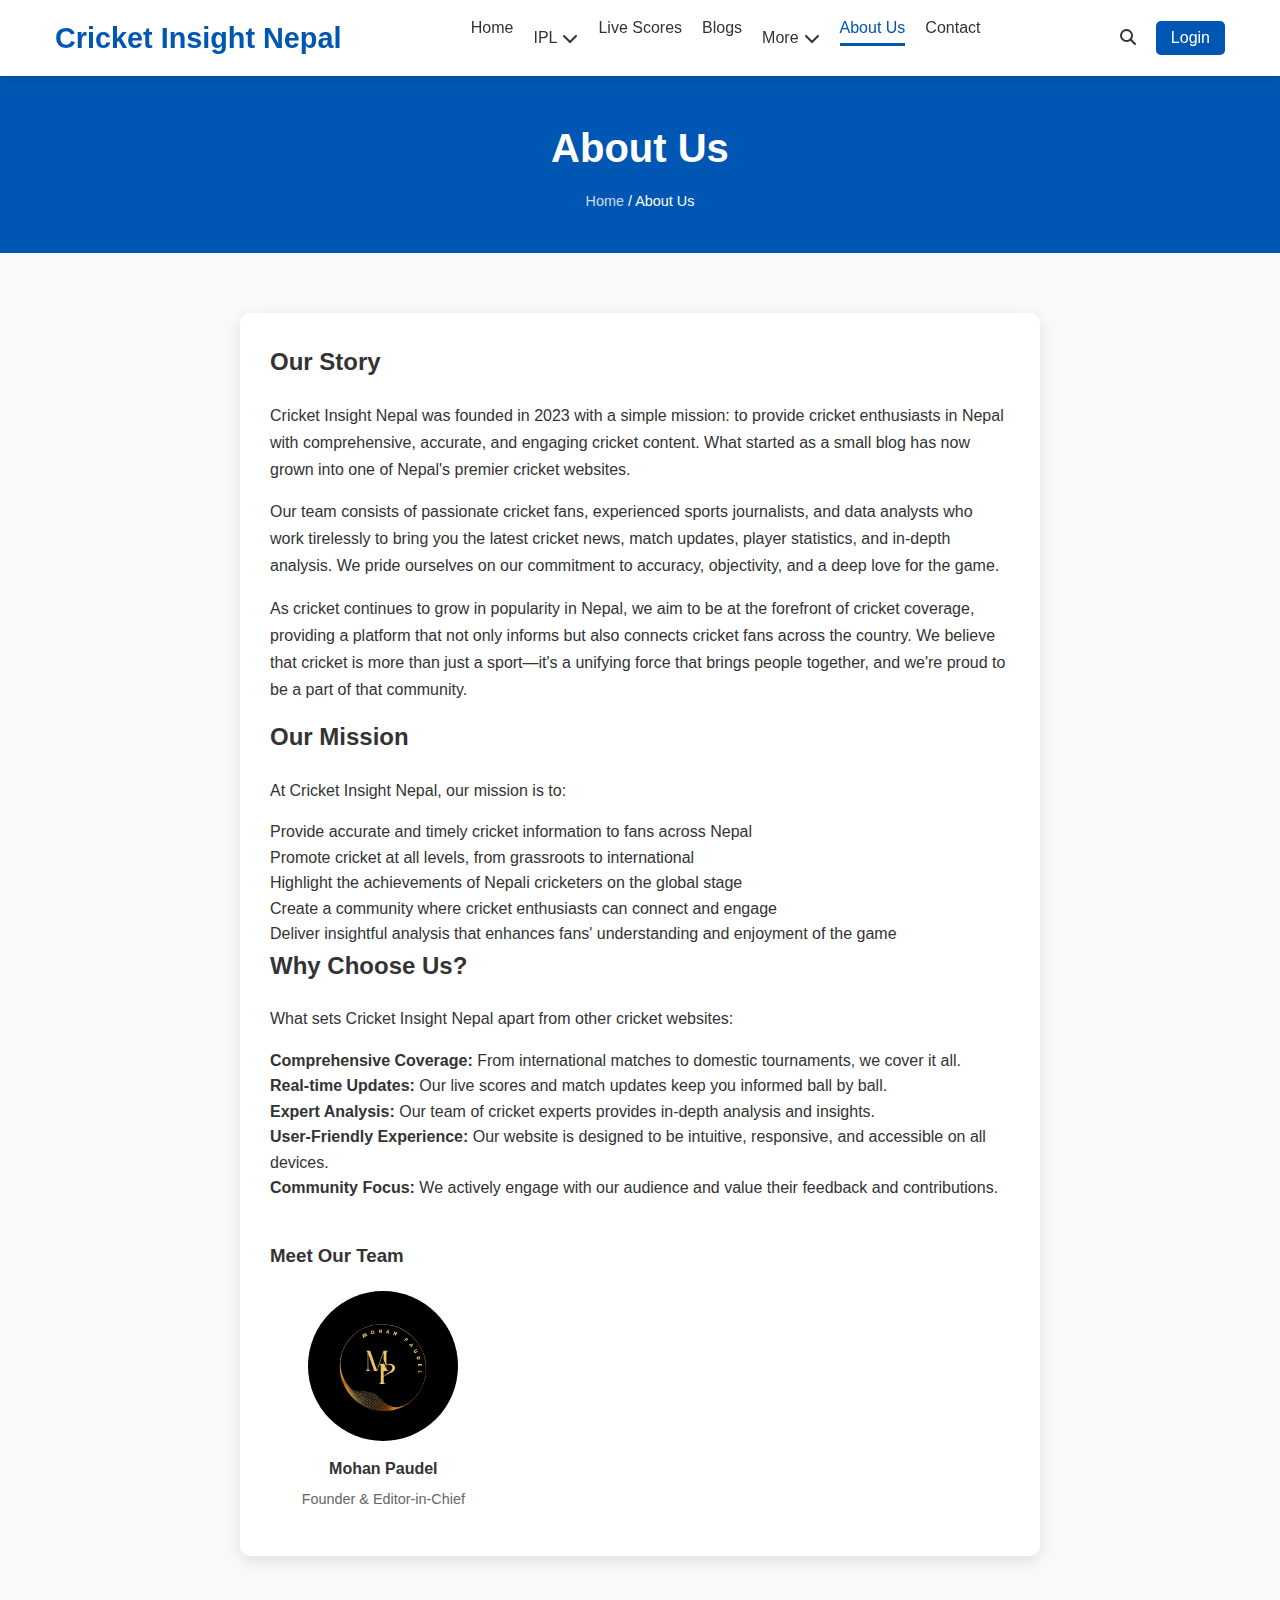
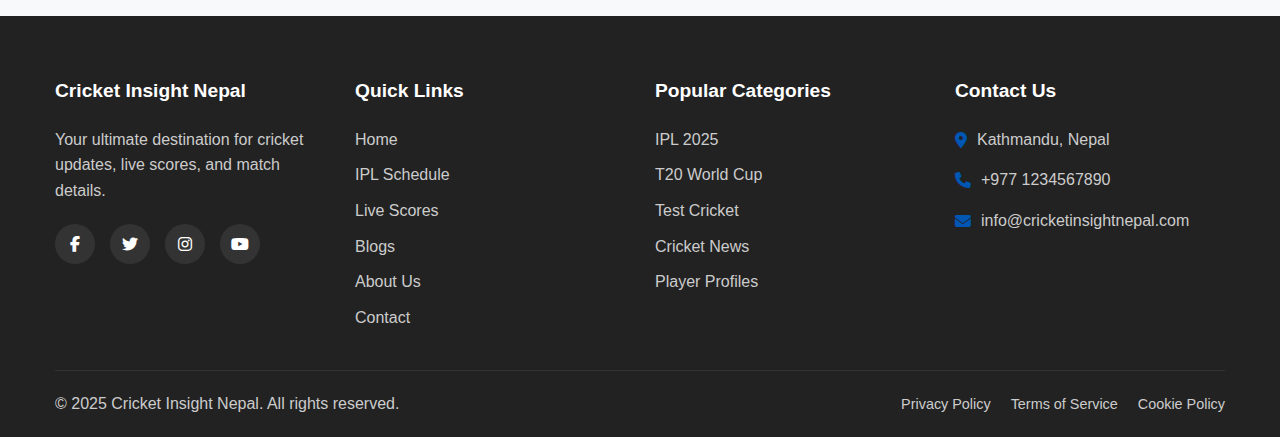
<file: about.html>
<!DOCTYPE html>
<html lang="en">
<head>
    <meta charset="UTF-8">
    <meta name="viewport" content="width=device-width, initial-scale=1.0">
    <title>About Us - Cricket Insight Nepal</title>
    <link rel="stylesheet" href="styles.css">
    <link rel="stylesheet" href="https://cdnjs.cloudflare.com/ajax/libs/font-awesome/6.4.0/css/all.min.css">
</head>
<body>
    <header>
        <div class="container">
            <div class="logo">
                <h1>Cricket Insight Nepal</h1>
            </div>
            <nav>
                <ul class="main-nav">
                    <li><a href="index.html">Home</a></li>
                    <li class="dropdown">
                        <a href="#" class="dropdown-toggle">IPL <i class="fas fa-chevron-down"></i></a>
                        <ul class="dropdown-menu">
                            <li><a href="index.html#schedule">Schedule</a></li>
                            <li><a href="teams.html">Teams</a></li>
                            <li><a href="points-table.html">Points Table</a></li>
                            <li><a href="stats.html">Stats</a></li>
                        </ul>
                    </li>
                    <li><a href="index.html#live-scores">Live Scores</a></li>
                    <li><a href="index.html#blogs">Blogs</a></li>
                    <li class="dropdown">
                        <a href="#" class="dropdown-toggle">More <i class="fas fa-chevron-down"></i></a>
                        <ul class="dropdown-menu">
                            <li><a href="videos.html">Videos</a></li>
                            <li><a href="photos.html">Photos</a></li>
                            <li><a href="rankings.html">Rankings</a></li>
                            <li><a href="fantasy.html">Fantasy</a></li>
                        </ul>
                    </li>
                    <li><a href="about.html" class="active">About Us</a></li>
                    <li><a href="contact.html">Contact</a></li>
                </ul>
            </nav>
            <div class="header-buttons">
                <button class="search-toggle"><i class="fas fa-search"></i></button>
                <button class="login-btn">Login</button>
            </div>
            <div class="menu-toggle">
                <i class="fas fa-bars"></i>
            </div>
        </div>
        <div class="search-container">
            <div class="container">
                <form class="search-form">
                    <input type="text" placeholder="Search for news, matches, players...">
                    <button type="submit"><i class="fas fa-search"></i></button>
                </form>
                <button class="search-close"><i class="fas fa-times"></i></button>
            </div>
        </div>
    </header>

    <section class="page-header">
        <div class="container">
            <h1>About Us</h1>
            <div class="breadcrumbs">
                <a href="index.html">Home</a> / <span>About Us</span>
            </div>
        </div>
    </section>

    <section class="about-section">
        <div class="container">
            <div class="about-content">
                <h2>Our Story</h2>
                <p>Cricket Insight Nepal was founded in 2023 with a simple mission: to provide cricket enthusiasts in Nepal with comprehensive, accurate, and engaging cricket content. What started as a small blog has now grown into one of Nepal's premier cricket websites.</p>
                
                <p>Our team consists of passionate cricket fans, experienced sports journalists, and data analysts who work tirelessly to bring you the latest cricket news, match updates, player statistics, and in-depth analysis. We pride ourselves on our commitment to accuracy, objectivity, and a deep love for the game.</p>
                
                <p>As cricket continues to grow in popularity in Nepal, we aim to be at the forefront of cricket coverage, providing a platform that not only informs but also connects cricket fans across the country. We believe that cricket is more than just a sport—it's a unifying force that brings people together, and we're proud to be a part of that community.</p>
                
                <h2>Our Mission</h2>
                <p>At Cricket Insight Nepal, our mission is to:</p>
                <ul>
                    <li>Provide accurate and timely cricket information to fans across Nepal</li>
                    <li>Promote cricket at all levels, from grassroots to international</li>
                    <li>Highlight the achievements of Nepali cricketers on the global stage</li>
                    <li>Create a community where cricket enthusiasts can connect and engage</li>
                    <li>Deliver insightful analysis that enhances fans' understanding and enjoyment of the game</li>
                </ul>
                
                <h2>Why Choose Us?</h2>
                <p>What sets Cricket Insight Nepal apart from other cricket websites:</p>
                <ul>
                    <li><strong>Comprehensive Coverage:</strong> From international matches to domestic tournaments, we cover it all.</li>
                    <li><strong>Real-time Updates:</strong> Our live scores and match updates keep you informed ball by ball.</li>
                    <li><strong>Expert Analysis:</strong> Our team of cricket experts provides in-depth analysis and insights.</li>
                    <li><strong>User-Friendly Experience:</strong> Our website is designed to be intuitive, responsive, and accessible on all devices.</li>
                    <li><strong>Community Focus:</strong> We actively engage with our audience and value their feedback and contributions.</li>
                </ul>
              
                <div class="team-members">
                    <h3>Meet Our Team</h3>
                    <div class="members-grid">
                        <div class="member-card">
                            <div class="member-image">
                                <img src="mohanimage.jpeg" alt="Mohan Paudel">
                            </div>
                            <h4 class="member-name">Mohan Paudel</h4>
                            <p class="member-role">Founder & Editor-in-Chief</p>
                        </div>
                        
<!--                         <div class="member-card">
                            <div class="member-image">
                                <img src="" alt="">
                            </div>
                            <h4 class="member-name"></h4>
                            <p class="member-role">Senior Cricket Analyst</p>
                        </div>
                        
                        <div class="member-card">
                            <div class="member-image">
                                <img src="" alt="">
                            </div>
                            <h4 class="member-name"></h4>
                            <p class="member-role">Technical Director</p>
                        </div>
                        
                        <div class="member-card">
                            <div class="member-image">
                                <img src="" alt="">
                            </div>
                            <h4 class="member-name"></h4>
                            <p class="member-role">Content Manager</p>
                        </div> --> 
                    </div>
                </div>
            </div>
        </div>
    </section>

    <footer>
        <div class="container">
            <div class="footer-content">
                <div class="footer-section">
                    <h3>Cricket Insight Nepal</h3>
                    <p>Your ultimate destination for cricket updates, live scores, and match details.</p>
                    <div class="social-links">
                        <a href="#" class="social-link"><i class="fab fa-facebook-f"></i></a>
                        <a href="#" class="social-link"><i class="fab fa-twitter"></i></a>
                        <a href="#" class="social-link"><i class="fab fa-instagram"></i></a>
                        <a href="#" class="social-link"><i class="fab fa-youtube"></i></a>
                    </div>
                </div>
                <div class="footer-section">
                    <h3>Quick Links</h3>
                    <ul class="footer-links">
                        <li><a href="index.html">Home</a></li>
                        <li><a href="index.html#schedule">IPL Schedule</a></li>
                        <li><a href="index.html#live-scores">Live Scores</a></li>
                        <li><a href="index.html#blogs">Blogs</a></li>
                        <li><a href="about.html">About Us</a></li>
                        <li><a href="contact.html">Contact</a></li>
                    </ul>
                </div>
                <div class="footer-section">
                    <h3>Popular Categories</h3>
                    <ul class="footer-links">
                        <li><a href="index.html#schedule">IPL 2025</a></li>
                        <li><a href="rankings.html">T20 World Cup</a></li>
                        <li><a href="rankings.html">Test Cricket</a></li>
                        <li><a href="index.html#blogs">Cricket News</a></li>
                        <li><a href="teams.html">Player Profiles</a></li>
                    </ul>
                </div>
                <div class="footer-section">
                    <h3>Contact Us</h3>
                    <ul class="contact-info">
                        <li><i class="fas fa-map-marker-alt"></i> Kathmandu, Nepal</li>
                        <li><i class="fas fa-phone"></i> +977 1234567890</li>
                        <li><i class="fas fa-envelope"></i> info@cricketinsightnepal.com</li>
                    </ul>
                </div>
            </div>
            <div class="footer-bottom">
                <p>&copy; 2025 Cricket Insight Nepal. All rights reserved.</p>
                <div class="footer-bottom-links">
                    <a href="privacy-policy.html">Privacy Policy</a>
                    <a href="terms.html">Terms of Service</a>
                    <a href="cookies.html">Cookie Policy</a>
                </div>
            </div>
        </div>
    </footer>

    <!-- Login Modal -->
    <div id="loginModal" class="modal">
        <div class="modal-content login-modal">
            <span class="close-button login-close">&times;</span>
            <div class="login-container">
                <div class="login-tabs">
                    <button class="login-tab active" data-tab="login">Login</button>
                    <button class="login-tab" data-tab="register">Register</button>
                </div>
                <div class="login-form-container active" id="login-tab">
                    <form class="login-form">
                        <div class="form-group">
                            <label for="login-email">Email</label>
                            <input type="email" id="login-email" required>
                        </div>
                        <div class="form-group">
                            <label for="login-password">Password</label>
                            <input type="password" id="login-password" required>
                        </div>
                        <div class="form-group remember-me">
                            <input type="checkbox" id="remember-me">
                            <label for="remember-me">Remember me</label>
                        </div>
                        <button type="submit" class="login-submit">Login</button>
                        <div class="forgot-password">
                            <a href="#">Forgot Password?</a>
                        </div>
                    </form>
                </div>
                <div class="login-form-container" id="register-tab">
                    <form class="register-form">
                        <div class="form-group">
                            <label for="register-name">Full Name</label>
                            <input type="text" id="register-name" required>
                        </div>
                        <div class="form-group">
                            <label for="register-email">Email</label>
                            <input type="email" id="register-email" required>
                        </div>
                        <div class="form-group">
                            <label for="register-password">Password</label>
                            <input type="password" id="register-password" required>
                        </div>
                        <div class="form-group">
                            <label for="register-confirm-password">Confirm Password</label>
                            <input type="password" id="register-confirm-password" required>
                        </div>
                        <div class="form-group terms">
                            <input type="checkbox" id="terms">
                            <label for="terms">I agree to the <a href="terms.html">Terms and Conditions</a></label>
                        </div>
                        <button type="submit" class="register-submit">Register</button>
                    </form>
                </div>
            </div>
        </div>
    </div>

    <script src="script.js"></script>
</body>
</html>
</file>
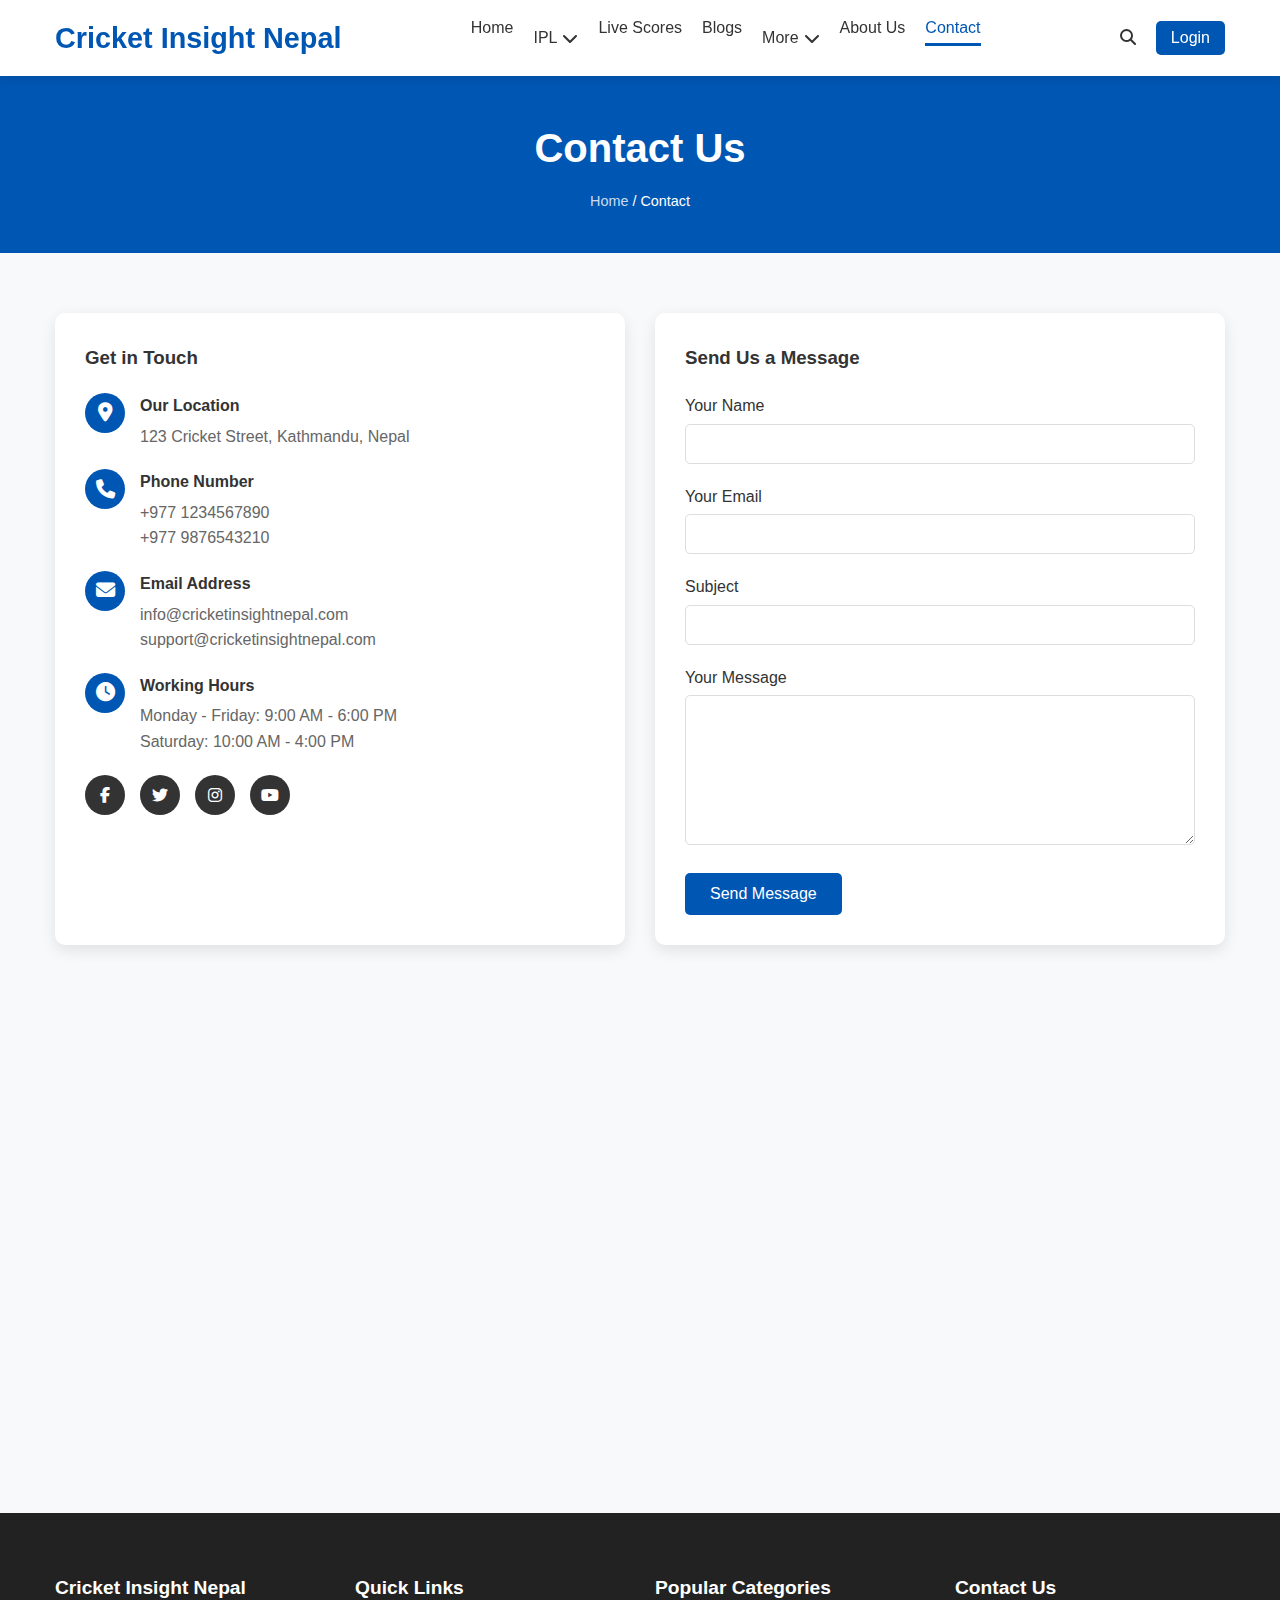
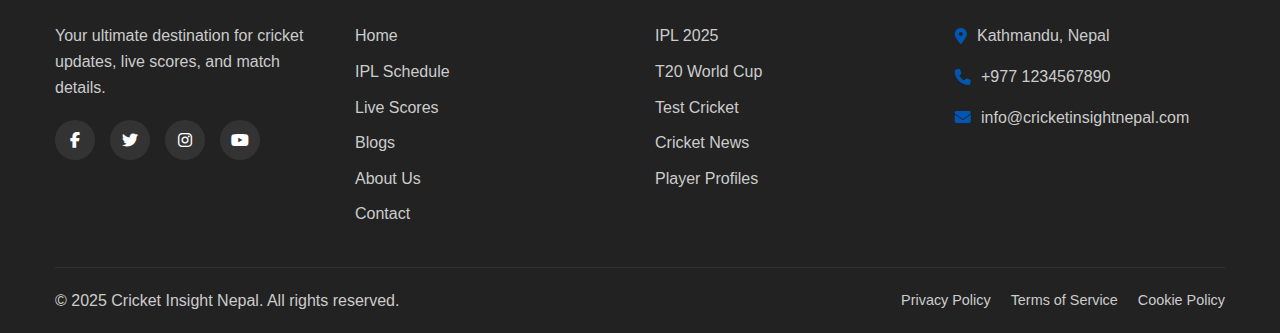
<file: contact.html>
<!DOCTYPE html>
<html lang="en">
<head>
    <meta charset="UTF-8">
    <meta name="viewport" content="width=device-width, initial-scale=1.0">
    <title>Contact Us - Cricket Insight Nepal</title>
    <link rel="stylesheet" href="styles.css">
    <link rel="stylesheet" href="https://cdnjs.cloudflare.com/ajax/libs/font-awesome/6.4.0/css/all.min.css">
</head>
<body>
    <header>
        <div class="container">
            <div class="logo">
                <h1>Cricket Insight Nepal</h1>
            </div>
            <nav>
                <ul class="main-nav">
                    <li><a href="index.html">Home</a></li>
                    <li class="dropdown">
                        <a href="#" class="dropdown-toggle">IPL <i class="fas fa-chevron-down"></i></a>
                        <ul class="dropdown-menu">
                            <li><a href="index.html#schedule">Schedule</a></li>
                            <li><a href="teams.html">Teams</a></li>
                            <li><a href="points-table.html">Points Table</a></li>
                            <li><a href="stats.html">Stats</a></li>
                        </ul>
                    </li>
                    <li><a href="index.html#live-scores">Live Scores</a></li>
                    <li><a href="index.html#blogs">Blogs</a></li>
                    <li class="dropdown">
                        <a href="#" class="dropdown-toggle">More <i class="fas fa-chevron-down"></i></a>
                        <ul class="dropdown-menu">
                            <li><a href="videos.html">Videos</a></li>
                            <li><a href="photos.html">Photos</a></li>
                            <li><a href="rankings.html">Rankings</a></li>
                            <li><a href="fantasy.html">Fantasy</a></li>
                        </ul>
                    </li>
                    <li><a href="about.html">About Us</a></li>
                    <li><a href="contact.html" class="active">Contact</a></li>
                </ul>
            </nav>
            <div class="header-buttons">
                <button class="search-toggle"><i class="fas fa-search"></i></button>
                <button class="login-btn">Login</button>
            </div>
            <div class="menu-toggle">
                <i class="fas fa-bars"></i>
            </div>
        </div>
        <div class="search-container">
            <div class="container">
                <form class="search-form">
                    <input type="text" placeholder="Search for news, matches, players...">
                    <button type="submit"><i class="fas fa-search"></i></button>
                </form>
                <button class="search-close"><i class="fas fa-times"></i></button>
            </div>
        </div>
    </header>

    <section class="page-header">
        <div class="container">
            <h1>Contact Us</h1>
            <div class="breadcrumbs">
                <a href="index.html">Home</a> / <span>Contact</span>
            </div>
        </div>
    </section>

    <section class="contact-section">
        <div class="container">
            <div class="contact-container">
                <div class="contact-info-card">
                    <h3>Get in Touch</h3>
                    <ul class="contact-info-list">
                        <li class="contact-info-item">
                            <div class="contact-icon">
                                <i class="fas fa-map-marker-alt"></i>
                            </div>
                            <div class="contact-details">
                                <h4>Our Location</h4>
                                <p>123 Cricket Street, Kathmandu, Nepal</p>
                            </div>
                        </li>
                        <li class="contact-info-item">
                            <div class="contact-icon">
                                <i class="fas fa-phone"></i>
                            </div>
                            <div class="contact-details">
                                <h4>Phone Number</h4>
                                <p>+977 1234567890</p>
                                <p>+977 9876543210</p>
                            </div>
                        </li>
                        <li class="contact-info-item">
                            <div class="contact-icon">
                                <i class="fas fa-envelope"></i>
                            </div>
                            <div class="contact-details">
                                <h4>Email Address</h4>
                                <p>info@cricketinsightnepal.com</p>
                                <p>support@cricketinsightnepal.com</p>
                            </div>
                        </li>
                        <li class="contact-info-item">
                            <div class="contact-icon">
                                <i class="fas fa-clock"></i>
                            </div>
                            <div class="contact-details">
                                <h4>Working Hours</h4>
                                <p>Monday - Friday: 9:00 AM - 6:00 PM</p>
                                <p>Saturday: 10:00 AM - 4:00 PM</p>
                            </div>
                        </li>
                    </ul>
                    <div class="social-links" style="margin-top: 20px;">
                        <a href="#" class="social-link"><i class="fab fa-facebook-f"></i></a>
                        <a href="#" class="social-link"><i class="fab fa-twitter"></i></a>
                        <a href="#" class="social-link"><i class="fab fa-instagram"></i></a>
                        <a href="#" class="social-link"><i class="fab fa-youtube"></i></a>
                    </div>
                </div>
                
                <div class="contact-form-card">
                    <h3>Send Us a Message</h3>
                    <form class="contact-form">
                        <div class="form-group">
                            <label for="name">Your Name</label>
                            <input type="text" id="name" name="name" required>
                        </div>
                        <div class="form-group">
                            <label for="email">Your Email</label>
                            <input type="email" id="email" name="email" required>
                        </div>
                        <div class="form-group">
                            <label for="subject">Subject</label>
                            <input type="text" id="subject" name="subject" required>
                        </div>
                        <div class="form-group">
                            <label for="message">Your Message</label>
                            <textarea id="message" name="message" required></textarea>
                        </div>
                        <button type="submit">Send Message</button>
                    </form>
                </div>
            </div>
            
            <div style="margin-top: 50px;">
                <iframe src="https://www.google.com/maps/embed?pb=!1m18!1m12!1m3!1d56516.31625953805!2d85.29111337431642!3d27.70895594443863!2m3!1f0!2f0!3f0!3m2!1i1024!2i768!4f13.1!3m3!1m2!1s0x39eb198a307baabf%3A0xb5137c1bf18db1ea!2sKathmandu%2044600%2C%20Nepal!5e0!3m2!1sen!2sus!4v1650000000000!5m2!1sen!2sus" width="100%" height="450" style="border:0; border-radius: 10px;" allowfullscreen="" loading="lazy"></iframe>
            </div>
        </div>
    </section>

    <footer>
        <div class="container">
            <div class="footer-content">
                <div class="footer-section">
                    <h3>Cricket Insight Nepal</h3>
                    <p>Your ultimate destination for cricket updates, live scores, and match details.</p>
                    <div class="social-links">
                        <a href="#" class="social-link"><i class="fab fa-facebook-f"></i></a>
                        <a href="#" class="social-link"><i class="fab fa-twitter"></i></a>
                        <a href="#" class="social-link"><i class="fab fa-instagram"></i></a>
                        <a href="#" class="social-link"><i class="fab fa-youtube"></i></a>
                    </div>
                </div>
                <div class="footer-section">
                    <h3>Quick Links</h3>
                    <ul class="footer-links">
                        <li><a href="index.html">Home</a></li>
                        <li><a href="index.html#schedule">IPL Schedule</a></li>
                        <li><a href="index.html#live-scores">Live Scores</a></li>
                        <li><a href="index.html#blogs">Blogs</a></li>
                        <li><a href="about.html">About Us</a></li>
                        <li><a href="contact.html">Contact</a></li>
                    </ul>
                </div>
                <div class="footer-section">
                    <h3>Popular Categories</h3>
                    <ul class="footer-links">
                        <li><a href="index.html#schedule">IPL 2025</a></li>
                        <li><a href="rankings.html">T20 World Cup</a></li>
                        <li><a href="rankings.html">Test Cricket</a></li>
                        <li><a href="index.html#blogs">Cricket News</a></li>
                        <li><a href="teams.html">Player Profiles</a></li>
                    </ul>
                </div>
                <div class="footer-section">
                    <h3>Contact Us</h3>
                    <ul class="contact-info">
                        <li><i class="fas fa-map-marker-alt"></i> Kathmandu, Nepal</li>
                        <li><i class="fas fa-phone"></i> +977 1234567890</li>
                        <li><i class="fas fa-envelope"></i> info@cricketinsightnepal.com</li>
                    </ul>
                </div>
            </div>
            <div class="footer-bottom">
                <p>&copy; 2025 Cricket Insight Nepal. All rights reserved.</p>
                <div class="footer-bottom-links">
                    <a href="privacy-policy.html">Privacy Policy</a>
                    <a href="terms.html">Terms of Service</a>
                    <a href="cookies.html">Cookie Policy</a>
                </div>
            </div>
        </div>
    </footer>

    <!-- Login Modal -->
    <div id="loginModal" class="modal">
        <div class="modal-content login-modal">
            <span class="close-button login-close">&times;</span>
            <div class="login-container">
                <div class="login-tabs">
                    <button class="login-tab active" data-tab="login">Login</button>
                    <button class="login-tab" data-tab="register">Register</button>
                </div>
                <div class="login-form-container active" id="login-tab">
                    <form class="login-form">
                        <div class="form-group">
                            <label for="login-email">Email</label>
                            <input type="email" id="login-email" required>
                        </div>
                        <div class="form-group">
                            <label for="login-password">Password</label>
                            <input type="password" id="login-password" required>
                        </div>
                        <div class="form-group remember-me">
                            <input type="checkbox" id="remember-me">
                            <label for="remember-me">Remember me</label>
                        </div>
                        <button type="submit" class="login-submit">Login</button>
                        <div class="forgot-password">
                            <a href="#">Forgot Password?</a>
                        </div>
                    </form>
                </div>
                <div class="login-form-container" id="register-tab">
                    <form class="register-form">
                        <div class="form-group">
                            <label for="register-name">Full Name</label>
                            <input type="text" id="register-name" required>
                        </div>
                        <div class="form-group">
                            <label for="register-email">Email</label>
                            <input type="email" id="register-email" required>
                        </div>
                        <div class="form-group">
                            <label for="register-password">Password</label>
                            <input type="password" id="register-password" required>
                        </div>
                        <div class="form-group">
                            <label for="register-confirm-password">Confirm Password</label>
                            <input type="password" id="register-confirm-password" required>
                        </div>
                        <div class="form-group terms">
                            <input type="checkbox" id="terms">
                            <label for="terms">I agree to the <a href="terms.html">Terms and Conditions</a></label>
                        </div>
                        <button type="submit" class="register-submit">Register</button>
                    </form>
                </div>
            </div>
        </div>
    </div>

    <script src="script.js"></script>
</body>
</html>
</file>
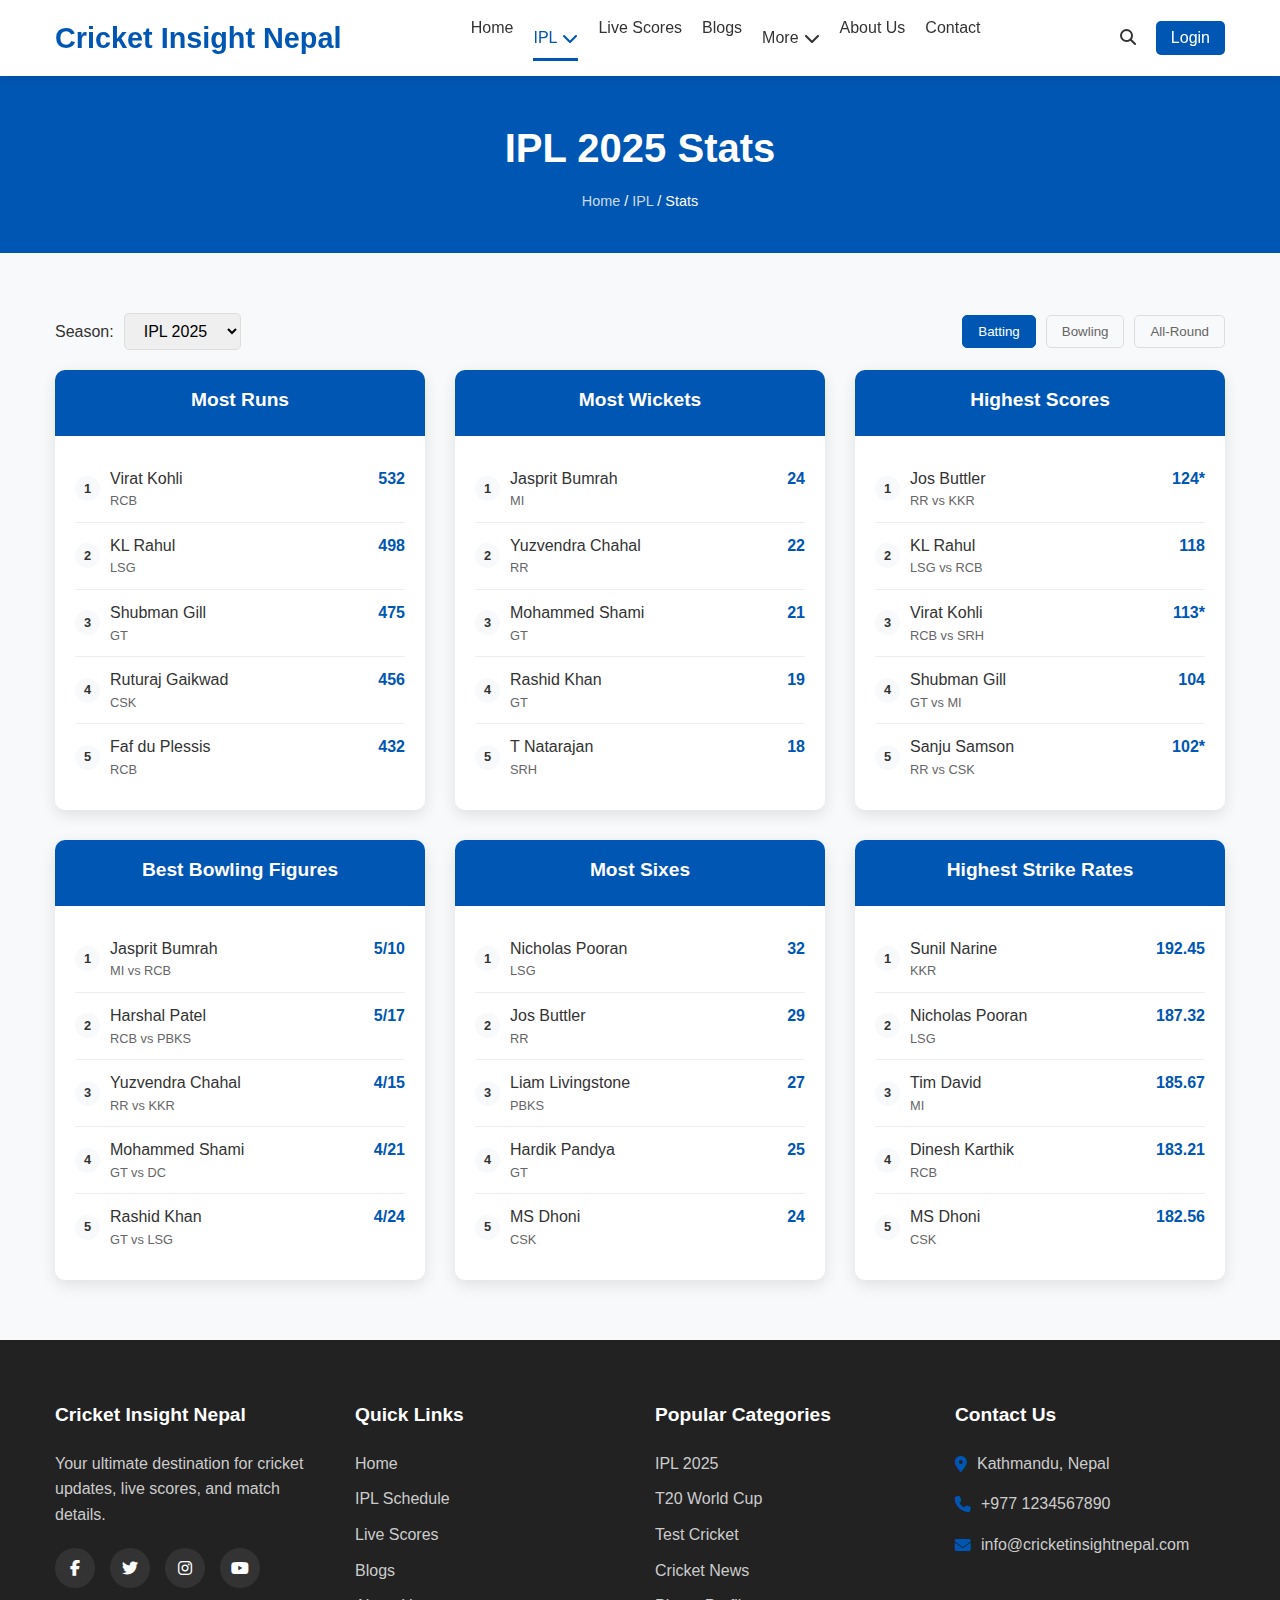
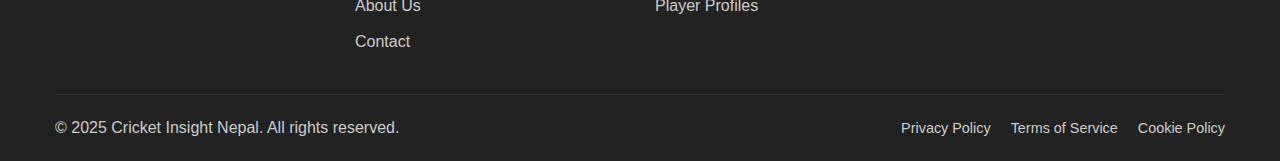
<file: stats.html>
<!DOCTYPE html>
<html lang="en">
<head>
    <meta charset="UTF-8">
    <meta name="viewport" content="width=device-width, initial-scale=1.0">
    <title>IPL 2025 Stats - Cricket Insight Nepal</title>
    <link rel="stylesheet" href="styles.css">
    <link rel="stylesheet" href="https://cdnjs.cloudflare.com/ajax/libs/font-awesome/6.4.0/css/all.min.css">
</head>
<body>
    <header>
        <div class="container">
            <div class="logo">
                <h1>Cricket Insight Nepal</h1>
            </div>
            <nav>
                <ul class="main-nav">
                    <li><a href="index.html">Home</a></li>
                    <li class="dropdown">
                        <a href="#" class="dropdown-toggle active">IPL <i class="fas fa-chevron-down"></i></a>
                        <ul class="dropdown-menu">
                            <li><a href="index.html#schedule">Schedule</a></li>
                            <li><a href="teams.html">Teams</a></li>
                            <li><a href="points-table.html">Points Table</a></li>
                            <li><a href="stats.html" class="active">Stats</a></li>
                        </ul>
                    </li>
                    <li><a href="index.html#live-scores">Live Scores</a></li>
                    <li><a href="index.html#blogs">Blogs</a></li>
                    <li class="dropdown">
                        <a href="#" class="dropdown-toggle">More <i class="fas fa-chevron-down"></i></a>
                        <ul class="dropdown-menu">
                            <li><a href="videos.html">Videos</a></li>
                            <li><a href="photos.html">Photos</a></li>
                            <li><a href="rankings.html">Rankings</a></li>
                            <li><a href="fantasy.html">Fantasy</a></li>
                        </ul>
                    </li>
                    <li><a href="about.html">About Us</a></li>
                    <li><a href="contact.html">Contact</a></li>
                </ul>
            </nav>
            <div class="header-buttons">
                <button class="search-toggle"><i class="fas fa-search"></i></button>
                <button class="login-btn">Login</button>
            </div>
            <div class="menu-toggle">
                <i class="fas fa-bars"></i>
            </div>
        </div>
        <div class="search-container">
            <div class="container">
                <form class="search-form">
                    <input type="text" placeholder="Search for news, matches, players...">
                    <button type="submit"><i class="fas fa-search"></i></button>
                </form>
                <button class="search-close"><i class="fas fa-times"></i></button>
            </div>
        </div>
    </header>

    <section class="page-header">
        <div class="container">
            <h1>IPL 2025 Stats</h1>
            <div class="breadcrumbs">
                <a href="index.html">Home</a> / <a href="#">IPL</a> / <span>Stats</span>
            </div>
        </div>
    </section>

    <section class="stats-section">
        <div class="container">
            <div class="table-filters">
                <div class="season-selector">
                    <label for="season">Season:</label>
                    <select id="season">
                        <option value="2025" selected>IPL 2025</option>
                        <option value="2024">IPL 2024</option>
                        <option value="2023">IPL 2023</option>
                        <option value="2022">IPL 2022</option>
                        <option value="2021">IPL 2021</option>
                    </select>
                </div>
                <div class="group-selector">
                    <button class="group-btn active" data-group="batting">Batting</button>
                    <button class="group-btn" data-group="bowling">Bowling</button>
                    <button class="group-btn" data-group="all-round">All-Round</button>
                </div>
            </div>
            
            <div class="stats-container">
                <div class="stats-card">
                    <div class="stats-header">
                        <h3>Most Runs</h3>
                    </div>
                    <div class="stats-body">
                        <ul class="stats-list">
                            <li class="stats-item">
                                <div class="player-info">
                                    <span class="player-rank">1</span>
                                    <div>
                                        <div class="player-name">Virat Kohli</div>
                                        <div class="player-team">RCB</div>
                                    </div>
                                </div>
                                <span class="player-stat">532</span>
                            </li>
                            <li class="stats-item">
                                <div class="player-info">
                                    <span class="player-rank">2</span>
                                    <div>
                                        <div class="player-name">KL Rahul</div>
                                        <div class="player-team">LSG</div>
                                    </div>
                                </div>
                                <span class="player-stat">498</span>
                            </li>
                            <li class="stats-item">
                                <div class="player-info">
                                    <span class="player-rank">3</span>
                                    <div>
                                        <div class="player-name">Shubman Gill</div>
                                        <div class="player-team">GT</div>
                                    </div>
                                </div>
                                <span class="player-stat">475</span>
                            </li>
                            <li class="stats-item">
                                <div class="player-info">
                                    <span class="player-rank">4</span>
                                    <div>
                                        <div class="player-name">Ruturaj Gaikwad</div>
                                        <div class="player-team">CSK</div>
                                    </div>
                                </div>
                                <span class="player-stat">456</span>
                            </li>
                            <li class="stats-item">
                                <div class="player-info">
                                    <span class="player-rank">5</span>
                                    <div>
                                        <div class="player-name">Faf du Plessis</div>
                                        <div class="player-team">RCB</div>
                                    </div>
                                </div>
                                <span class="player-stat">432</span>
                            </li>
                        </ul>
                    </div>
                </div>
                
                <div class="stats-card">
                    <div class="stats-header">
                        <h3>Most Wickets</h3>
                    </div>
                    <div class="stats-body">
                        <ul class="stats-list">
                            <li class="stats-item">
                                <div class="player-info">
                                    <span class="player-rank">1</span>
                                    <div>
                                        <div class="player-name">Jasprit Bumrah</div>
                                        <div class="player-team">MI</div>
                                    </div>
                                </div>
                                <span class="player-stat">24</span>
                            </li>
                            <li class="stats-item">
                                <div class="player-info">
                                    <span class="player-rank">2</span>
                                    <div>
                                        <div class="player-name">Yuzvendra Chahal</div>
                                        <div class="player-team">RR</div>
                                    </div>
                                </div>
                                <span class="player-stat">22</span>
                            </li>
                            <li class="stats-item">
                                <div class="player-info">
                                    <span class="player-rank">3</span>
                                    <div>
                                        <div class="player-name">Mohammed Shami</div>
                                        <div class="player-team">GT</div>
                                    </div>
                                </div>
                                <span class="player-stat">21</span>
                            </li>
                            <li class="stats-item">
                                <div class="player-info">
                                    <span class="player-rank">4</span>
                                    <div>
                                        <div class="player-name">Rashid Khan</div>
                                        <div class="player-team">GT</div>
                                    </div>
                                </div>
                                <span class="player-stat">19</span>
                            </li>
                            <li class="stats-item">
                                <div class="player-info">
                                    <span class="player-rank">5</span>
                                    <div>
                                        <div class="player-name">T Natarajan</div>
                                        <div class="player-team">SRH</div>
                                    </div>
                                </div>
                                <span class="player-stat">18</span>
                            </li>
                        </ul>
                    </div>
                </div>
                
                <div class="stats-card">
                    <div class="stats-header">
                        <h3>Highest Scores</h3>
                    </div>
                    <div class="stats-body">
                        <ul class="stats-list">
                            <li class="stats-item">
                                <div class="player-info">
                                    <span class="player-rank">1</span>
                                    <div>
                                        <div class="player-name">Jos Buttler</div>
                                        <div class="player-team">RR vs KKR</div>
                                    </div>
                                </div>
                                <span class="player-stat">124*</span>
                            </li>
                            <li class="stats-item">
                                <div class="player-info">
                                    <span class="player-rank">2</span>
                                    <div>
                                        <div class="player-name">KL Rahul</div>
                                        <div class="player-team">LSG vs RCB</div>
                                    </div>
                                </div>
                                <span class="player-stat">118</span>
                            </li>
                            <li class="stats-item">
                                <div class="player-info">
                                    <span class="player-rank">3</span>
                                    <div>
                                        <div class="player-name">Virat Kohli</div>
                                        <div class="player-team">RCB vs SRH</div>
                                    </div>
                                </div>
                                <span class="player-stat">113*</span>
                            </li>
                            <li class="stats-item">
                                <div class="player-info">
                                    <span class="player-rank">4</span>
                                    <div>
                                        <div class="player-name">Shubman Gill</div>
                                        <div class="player-team">GT vs MI</div>
                                    </div>
                                </div>
                                <span class="player-stat">104</span>
                            </li>
                            <li class="stats-item">
                                <div class="player-info">
                                    <span class="player-rank">5</span>
                                    <div>
                                        <div class="player-name">Sanju Samson</div>
                                        <div class="player-team">RR vs CSK</div>
                                    </div>
                                </div>
                                <span class="player-stat">102*</span>
                            </li>
                        </ul>
                    </div>
                </div>
                
                <div class="stats-card">
                    <div class="stats-header">
                        <h3>Best Bowling Figures</h3>
                    </div>
                    <div class="stats-body">
                        <ul class="stats-list">
                            <li class="stats-item">
                                <div class="player-info">
                                    <span class="player-rank">1</span>
                                    <div>
                                        <div class="player-name">Jasprit Bumrah</div>
                                        <div class="player-team">MI vs RCB</div>
                                    </div>
                                </div>
                                <span class="player-stat">5/10</span>
                            </li>
                            <li class="stats-item">
                                <div class="player-info">
                                    <span class="player-rank">2</span>
                                    <div>
                                        <div class="player-name">Harshal Patel</div>
                                        <div class="player-team">RCB vs PBKS</div>
                                    </div>
                                </div>
                                <span class="player-stat">5/17</span>
                            </li>
                            <li class="stats-item">
                                <div class="player-info">
                                    <span class="player-rank">3</span>
                                    <div>
                                        <div class="player-name">Yuzvendra Chahal</div>
                                        <div class="player-team">RR vs KKR</div>
                                    </div>
                                </div>
                                <span class="player-stat">4/15</span>
                            </li>
                            <li class="stats-item">
                                <div class="player-info">
                                    <span class="player-rank">4</span>
                                    <div>
                                        <div class="player-name">Mohammed Shami</div>
                                        <div class="player-team">GT vs DC</div>
                                    </div>
                                </div>
                                <span class="player-stat">4/21</span>
                            </li>
                            <li class="stats-item">
                                <div class="player-info">
                                    <span class="player-rank">5</span>
                                    <div>
                                        <div class="player-name">Rashid Khan</div>
                                        <div class="player-team">GT vs LSG</div>
                                    </div>
                                </div>
                                <span class="player-stat">4/24</span>
                            </li>
                        </ul>
                    </div>
                </div>
                
                <div class="stats-card">
                    <div class="stats-header">
                        <h3>Most Sixes</h3>
                    </div>
                    <div class="stats-body">
                        <ul class="stats-list">
                            <li class="stats-item">
                                <div class="player-info">
                                    <span class="player-rank">1</span>
                                    <div>
                                        <div class="player-name">Nicholas Pooran</div>
                                        <div class="player-team">LSG</div>
                                    </div>
                                </div>
                                <span class="player-stat">32</span>
                            </li>
                            <li class="stats-item">
                                <div class="player-info">
                                    <span class="player-rank">2</span>
                                    <div>
                                        <div class="player-name">Jos Buttler</div>
                                        <div class="player-team">RR</div>
                                    </div>
                                </div>
                                <span class="player-stat">29</span>
                            </li>
                            <li class="stats-item">
                                <div class="player-info">
                                    <span class="player-rank">3</span>
                                    <div>
                                        <div class="player-name">Liam Livingstone</div>
                                        <div class="player-team">PBKS</div>
                                    </div>
                                </div>
                                <span class="player-stat">27</span>
                            </li>
                            <li class="stats-item">
                                <div class="player-info">
                                    <span class="player-rank">4</span>
                                    <div>
                                        <div class="player-name">Hardik Pandya</div>
                                        <div class="player-team">GT</div>
                                    </div>
                                </div>
                                <span class="player-stat">25</span>
                            </li>
                            <li class="stats-item">
                                <div class="player-info">
                                    <span class="player-rank">5</span>
                                    <div>
                                        <div class="player-name">MS Dhoni</div>
                                        <div class="player-team">CSK</div>
                                    </div>
                                </div>
                                <span class="player-stat">24</span>
                            </li>
                        </ul>
                    </div>
                </div>
                
                <div class="stats-card">
                    <div class="stats-header">
                        <h3>Highest Strike Rates</h3>
                    </div>
                    <div class="stats-body">
                        <ul class="stats-list">
                            <li class="stats-item">
                                <div class="player-info">
                                    <span class="player-rank">1</span>
                                    <div>
                                        <div class="player-name">Sunil Narine</div>
                                        <div class="player-team">KKR</div>
                                    </div>
                                </div>
                                <span class="player-stat">192.45</span>
                            </li>
                            <li class="stats-item">
                                <div class="player-info">
                                    <span class="player-rank">2</span>
                                    <div>
                                        <div class="player-name">Nicholas Pooran</div>
                                        <div class="player-team">LSG</div>
                                    </div>
                                </div>
                                <span class="player-stat">187.32</span>
                            </li>
                            <li class="stats-item">
                                <div class="player-info">
                                    <span class="player-rank">3</span>
                                    <div>
                                        <div class="player-name">Tim David</div>
                                        <div class="player-team">MI</div>
                                    </div>
                                </div>
                                <span class="player-stat">185.67</span>
                            </li>
                            <li class="stats-item">
                                <div class="player-info">
                                    <span class="player-rank">4</span>
                                    <div>
                                        <div class="player-name">Dinesh Karthik</div>
                                        <div class="player-team">RCB</div>
                                    </div>
                                </div>
                                <span class="player-stat">183.21</span>
                            </li>
                            <li class="stats-item">
                                <div class="player-info">
                                    <span class="player-rank">5</span>
                                    <div>
                                        <div class="player-name">MS Dhoni</div>
                                        <div class="player-team">CSK</div>
                                    </div>
                                </div>
                                <span class="player-stat">182.56</span>
                            </li>
                        </ul>
                    </div>
                </div>
            </div>
        </div>
    </section>

    <footer>
        <div class="container">
            <div class="footer-content">
                <div class="footer-section">
                    <h3>Cricket Insight Nepal</h3>
                    <p>Your ultimate destination for cricket updates, live scores, and match details.</p>
                    <div class="social-links">
                        <a href="#" class="social-link"><i class="fab fa-facebook-f"></i></a>
                        <a href="#" class="social-link"><i class="fab fa-twitter"></i></a>
                        <a href="#" class="social-link"><i class="fab fa-instagram"></i></a>
                        <a href="#" class="social-link"><i class="fab fa-youtube"></i></a>
                    </div>
                </div>
                <div class="footer-section">
                    <h3>Quick Links</h3>
                    <ul class="footer-links">
                        <li><a href="index.html">Home</a></li>
                        <li><a href="index.html#schedule">IPL Schedule</a></li>
                        <li><a href="index.html#live-scores">Live Scores</a></li>
                        <li><a href="index.html#blogs">Blogs</a></li>
                        <li><a href="about.html">About Us</a></li>
                        <li><a href="contact.html">Contact</a></li>
                    </ul>
                </div>
                <div class="footer-section">
                    <h3>Popular Categories</h3>
                    <ul class="footer-links">
                        <li><a href="index.html#schedule">IPL 2025</a></li>
                        <li><a href="rankings.html">T20 World Cup</a></li>
                        <li><a href="rankings.html">Test Cricket</a></li>
                        <li><a href="index.html#blogs">Cricket News</a></li>
                        <li><a href="teams.html">Player Profiles</a></li>
                    </ul>
                </div>
                <div class="footer-section">
                    <h3>Contact Us</h3>
                    <ul class="contact-info">
                        <li><i class="fas fa-map-marker-alt"></i> Kathmandu, Nepal</li>
                        <li><i class="fas fa-phone"></i> +977 1234567890</li>
                        <li><i class="fas fa-envelope"></i> info@cricketinsightnepal.com</li>
                    </ul>
                </div>
            </div>
            <div class="footer-bottom">
                <p>&copy; 2025 Cricket Insight Nepal. All rights reserved.</p>
                <div class="footer-bottom-links">
                    <a href="privacy-policy.html">Privacy Policy</a>
                    <a href="terms.html">Terms of Service</a>
                    <a href="cookies.html">Cookie Policy</a>
                </div>
            </div>
        </div>
    </footer>

    <!-- Login Modal -->
    <div id="loginModal" class="modal">
        <div class="modal-content login-modal">
            <span class="close-button login-close">&times;</span>
            <div class="login-container">
                <div class="login-tabs">
                    <button class="login-tab active" data-tab="login">Login</button>
                    <button class="login-tab" data-tab="register">Register</button>
                </div>
                <div class="login-form-container active" id="login-tab">
                    <form class="login-form">
                        <div class="form-group">
                            <label for="login-email">Email</label>
                            <input type="email" id="login-email" required>
                        </div>
                        <div class="form-group">
                            <label for="login-password">Password</label>
                            <input type="password" id="login-password" required>
                        </div>
                        <div class="form-group remember-me">
                            <input type="checkbox" id="remember-me">
                            <label for="remember-me">Remember me</label>
                        </div>
                        <button type="submit" class="login-submit">Login</button>
                        <div class="forgot-password">
                            <a href="#">Forgot Password?</a>
                        </div>
                    </form>
                </div>
                <div class="login-form-container" id="register-tab">
                    <form class="register-form">
                        <div class="form-group">
                            <label for="register-name">Full Name</label>
                            <input type="text" id="register-name" required>
                        </div>
                        <div class="form-group">
                            <label for="register-email">Email</label>
                            <input type="email" id="register-email" required>
                        </div>
                        <div class="form-group">
                            <label for="register-password">Password</label>
                            <input type="password" id="register-password" required>
                        </div>
                        <div class="form-group">
                            <label for="register-confirm-password">Confirm Password</label>
                            <input type="password" id="register-confirm-password" required>
                        </div>
                        <div class="form-group terms">
                            <input type="checkbox" id="terms">
                            <label for="terms">I agree to the <a href="terms.html">Terms and Conditions</a></label>
                        </div>
                        <button type="submit" class="register-submit">Register</button>
                    </form>
                </div>
            </div>
        </div>
    </div>

    <script src="script.js"></script>
</body>
</html>
</file>
<file: styles.css>
/* Base Styles */
* {
    margin: 0;
    padding: 0;
    box-sizing: border-box;
}

body {
    font-family: 'Segoe UI', Tahoma, Geneva, Verdana, sans-serif;
    line-height: 1.6;
    color: #333;
    background-color: #f8f9fa;
}

.container {
    width: 100%;
    max-width: 1200px;
    margin: 0 auto;
    padding: 0 15px;
}

a {
    text-decoration: none;
    color: #0056b3;
    transition: color 0.3s ease;
}

a:hover {
    color: #003d7a;
}

ul {
    list-style: none;
}

img {
    max-width: 100%;
    height: auto;
}

button {
    cursor: pointer;
}

/* Header Styles */
header {
    background-color: #fff;
    box-shadow: 0 2px 10px rgba(0, 0, 0, 0.1);
    position: sticky;
    top: 0;
    z-index: 1000;
}

header .container {
    display: flex;
    justify-content: space-between;
    align-items: center;
    padding: 15px;
}

.logo h1 {
    font-size: 1.8rem;
    color: #0056b3;
    margin: 0;
}

nav {
    display: flex;
    align-items: center;
}

.main-nav {
    display: flex;
    gap: 20px;
}

.main-nav li {
    position: relative;
}

.main-nav a {
    color: #333;
    font-weight: 500;
    padding: 10px 0;
    position: relative;
}

.main-nav a.active {
    color: #0056b3;
}

.main-nav a.active::after {
    content: '';
    position: absolute;
    bottom: 0;
    left: 0;
    width: 100%;
    height: 3px;
    background-color: #0056b3;
}

.dropdown-toggle {
    display: flex;
    align-items: center;
    gap: 5px;
}

.dropdown-menu {
    position: absolute;
    top: 100%;
    left: 0;
    background-color: #fff;
    box-shadow: 0 5px 15px rgba(0, 0, 0, 0.1);
    min-width: 200px;
    border-radius: 5px;
    opacity: 0;
    visibility: hidden;
    transform: translateY(10px);
    transition: all 0.3s ease;
    z-index: 100;
}

.dropdown:hover .dropdown-menu {
    opacity: 1;
    visibility: visible;
    transform: translateY(0);
}

.dropdown-menu li {
    margin: 0;
}

.dropdown-menu a {
    padding: 10px 15px;
    display: block;
    color: #333;
    border-bottom: 1px solid #f1f1f1;
}

.dropdown-menu a:hover {
    background-color: #f8f9fa;
    color: #0056b3;
}

.dropdown-menu li:last-child a {
    border-bottom: none;
}

.header-buttons {
    display: flex;
    gap: 10px;
}

.search-toggle, .login-btn {
    background: none;
    border: none;
    font-size: 1rem;
    color: #333;
    padding: 5px 10px;
    transition: color 0.3s ease;
}

.search-toggle:hover, .login-btn:hover {
    color: #0056b3;
}

.login-btn {
    background-color: #0056b3;
    color: #fff;
    border-radius: 5px;
    padding: 8px 15px;
    font-weight: 500;
}

.login-btn:hover {
    background-color: #003d7a;
    color: #fff;
}

.menu-toggle {
    display: none;
    font-size: 1.5rem;
    color: #333;
    background: none;
    border: none;
    cursor: pointer;
}

.search-container {
    position: absolute;
    top: 100%;
    left: 0;
    width: 100%;
    background-color: #fff;
    box-shadow: 0 5px 15px rgba(0, 0, 0, 0.1);
    padding: 15px 0;
    display: none;
    z-index: 99;
}

.search-container.active {
    display: block;
}

.search-form {
    display: flex;
    max-width: 600px;
    margin: 0 auto;
}

.search-form input {
    flex: 1;
    padding: 10px 15px;
    border: 1px solid #ddd;
    border-radius: 5px 0 0 5px;
    font-size: 1rem;
}

.search-form button {
    background-color: #0056b3;
    color: #fff;
    border: none;
    border-radius: 0 5px 5px 0;
    padding: 0 15px;
    font-size: 1rem;
}

.search-close {
    position: absolute;
    top: 15px;
    right: 15px;
    background: none;
    border: none;
    font-size: 1.2rem;
    color: #333;
    cursor: pointer;
}

/* Hero Section */
.hero {
    background: linear-gradient(rgba(0, 0, 0, 0.7), rgba(0, 0, 0, 0.7)), url('https://images.unsplash.com/photo-1540747913346-19e32dc3e97e?ixlib=rb-4.0.3&ixid=M3wxMjA3fDB8MHxwaG90by1wYWdlfHx8fGVufDB8fHx8fA%3D%3D&auto=format&fit=crop&w=1305&q=80') center/cover no-repeat;
    color: #fff;
    text-align: center;
    padding: 100px 0;
}

.hero h2 {
    font-size: 2.5rem;
    margin-bottom: 15px;
}

.hero p {
    font-size: 1.2rem;
    margin-bottom: 30px;
    max-width: 600px;
    margin-left: auto;
    margin-right: auto;
}

.cta-button {
    display: inline-block;
    background-color: #0056b3;
    color: #fff;
    padding: 12px 25px;
    border-radius: 5px;
    font-weight: 500;
    transition: background-color 0.3s ease;
}

.cta-button:hover {
    background-color: #003d7a;
    color: #fff;
}

/* IPL Promo Banner - NEW ENHANCED SECTION */
.ipl-promo {
    background: linear-gradient(135deg, #0056b3, #00a0e9);
    color: white;
    padding: 30px 0;
    margin-top: -20px;
    position: relative;
    overflow: hidden;
}

.ipl-promo::before {
    content: '';
    position: absolute;
    top: 0;
    left: 0;
    width: 100%;
    height: 100%;
    background: url('https://images.unsplash.com/photo-1540747913346-19e32dc3e97e?ixlib=rb-4.0.3&ixid=M3wxMjA3fDB8MHxwaG90by1wYWdlfHx8fGVufDB8fHx8fA%3D%3D&auto=format&fit=crop&w=1305&q=80') center/cover no-repeat;
    opacity: 0.2;
    z-index: 0;
}

.ipl-promo .container {
    position: relative;
    z-index: 1;
    display: flex;
    justify-content: space-between;
    align-items: center;
}

.ipl-promo-content {
    max-width: 60%;
}

.ipl-promo h2 {
    font-size: 2.2rem;
    margin-bottom: 10px;
    text-shadow: 1px 1px 3px rgba(0,0,0,0.3);
}

.ipl-promo p {
    font-size: 1.1rem;
    margin-bottom: 20px;
}

.ipl-promo-buttons {
    display: flex;
    gap: 15px;
}

.ipl-promo-btn {
    display: inline-block;
    padding: 12px 25px;
    border-radius: 5px;
    font-weight: 500;
    transition: all 0.3s ease;
}

.ipl-promo-btn.primary {
    background-color: #fff;
    color: #0056b3;
}

.ipl-promo-btn.primary:hover {
    background-color: #f0f0f0;
    transform: translateY(-3px);
}

.ipl-promo-btn.secondary {
    background-color: transparent;
    color: #fff;
    border: 2px solid #fff;
}

.ipl-promo-btn.secondary:hover {
    background-color: rgba(255,255,255,0.1);
    transform: translateY(-3px);
}

.ipl-promo-image {
    width: 35%;
    animation: float 3s ease-in-out infinite;
}

@keyframes float {
    0% { transform: translateY(0px); }
    50% { transform: translateY(-10px); }
    100% { transform: translateY(0px); }
}

/* Live Scores Section */
.live-scores {
    padding: 60px 0;
}

.live-scores h2 {
    text-align: center;
    margin-bottom: 30px;
    font-size: 2rem;
    color: #333;
}

.score-cards {
    display: grid;
    grid-template-columns: repeat(auto-fill, minmax(300px, 1fr));
    gap: 20px;
}

.score-card {
    background-color: #fff;
    border-radius: 10px;
    box-shadow: 0 5px 15px rgba(0, 0, 0, 0.1);
    overflow: hidden;
    transition: transform 0.3s ease, box-shadow 0.3s ease;
}

.score-card:hover {
    transform: translateY(-5px);
    box-shadow: 0 10px 20px rgba(0, 0, 0, 0.15);
}

.score-card-header {
    background-color: #0056b3;
    color: #fff;
    padding: 15px;
    text-align: center;
}

.score-card-header h3 {
    margin-bottom: 5px;
    font-size: 1.2rem;
}

.score-card-header p {
    font-size: 0.9rem;
    opacity: 0.8;
}

.score-card-body {
    padding: 15px;
}

.team {
    display: flex;
    justify-content: space-between;
    margin-bottom: 10px;
    padding-bottom: 10px;
    border-bottom: 1px solid #eee;
}

.team:last-of-type {
    border-bottom: none;
}

.team-name {
    font-weight: 500;
}

.team-score {
    font-weight: 700;
}

.match-status {
    text-align: center;
    font-weight: 500;
    color: #0056b3;
    margin: 10px 0;
}

.loading, .no-matches, .error {
    text-align: center;
    padding: 30px;
    background-color: #fff;
    border-radius: 10px;
    box-shadow: 0 5px 15px rgba(0, 0, 0, 0.1);
}

.loading {
    color: #0056b3;
}

.no-matches {
    color: #666;
}

.error {
    color: #dc3545;
}

.watch-btn {
    background-color: #0056b3;
    color: #fff;
    border: none;
    border-radius: 5px;
    padding: 8px 15px;
    font-weight: 500;
    transition: background-color 0.3s ease;
}

.watch-btn:hover {
    background-color: #003d7a;
}

/* Featured Match Section */
.featured-match {
    padding: 60px 0;
    background-color: #f0f5ff;
}

.featured-match h2 {
    text-align: center;
    margin-bottom: 30px;
    font-size: 2rem;
    color: #333;
}

.featured-match-banner {
    position: relative;
    border-radius: 10px;
    overflow: hidden;
    height: 300px;
}

.featured-image {
    width: 100%;
    height: 100%;
    object-fit: cover;
}

.featured-overlay {
    position: absolute;
    top: 0;
    left: 0;
    width: 100%;
    height: 100%;
    background: linear-gradient(rgba(0, 0, 0, 0.3), rgba(0, 0, 0, 0.7));
    display: flex;
    flex-direction: column;
    justify-content: center;
    align-items: center;
    color: #fff;
    text-align: center;
    padding: 20px;
}

.featured-overlay h3 {
    font-size: 2rem;
    margin-bottom: 10px;
}

.featured-overlay p {
    font-size: 1.2rem;
    margin-bottom: 20px;
    max-width: 600px;
}

/* Schedule Section */
.schedule {
    padding: 60px 0;
}

.schedule h2 {
    text-align: center;
    margin-bottom: 30px;
    font-size: 2rem;
    color: #333;
}

.schedule-container {
    overflow-x: auto;
}

.schedule-table {
    width: 100%;
    border-collapse: collapse;
    background-color: #fff;
    border-radius: 10px;
    overflow: hidden;
    box-shadow: 0 5px 15px rgba(0, 0, 0, 0.1);
}

.schedule-table th, .schedule-table td {
    padding: 15px;
    text-align: left;
    border-bottom: 1px solid #eee;
}

.schedule-table th {
    background-color: #0056b3;
    color: #fff;
    font-weight: 500;
}

.schedule-table tr:last-child td {
    border-bottom: none;
}

.schedule-table tr:hover {
    background-color: #f8f9fa;
}

.view-btn {
    background-color: #0056b3;
    color: #fff;
    border: none;
    border-radius: 5px;
    padding: 8px 15px;
    font-weight: 500;
    transition: background-color 0.3s ease;
}

.view-btn:hover {
    background-color: #003d7a;
}

/* Blogs Section */
.blogs {
    padding: 60px 0;
    background-color: #f8f9fa;
}

.blogs h2 {
    text-align: center;
    margin-bottom: 30px;
    font-size: 2rem;
    color: #333;
}

.blog-filter {
    display: flex;
    justify-content: center;
    flex-wrap: wrap;
    gap: 10px;
    margin-bottom: 30px;
}

.filter-btn {
    background: none;
    border: 1px solid #ddd;
    border-radius: 5px;
    padding: 8px 15px;
    font-weight: 500;
    color: #666;
    transition: all 0.3s ease;
}

.filter-btn:hover, .filter-btn.active {
    background-color: #0056b3;
    color: #fff;
    border-color: #0056b3;
}

.blog-grid {
    display: grid;
    grid-template-columns: repeat(auto-fill, minmax(300px, 1fr));
    gap: 30px;
}

.blog-card {
    background-color: #fff;
    border-radius: 10px;
    overflow: hidden;
    box-shadow: 0 5px 15px rgba(0, 0, 0, 0.1);
    transition: transform 0.3s ease, box-shadow 0.3s ease;
}

.blog-card:hover {
    transform: translateY(-5px);
    box-shadow: 0 10px 20px rgba(0, 0, 0, 0.15);
}

.blog-image {
    height: 200px;
    overflow: hidden;
}

.blog-image img {
    width: 100%;
    height: 100%;
    object-fit: cover;
    transition: transform 0.3s ease;
}

.blog-card:hover .blog-image img {
    transform: scale(1.05);
}

.blog-content {
    padding: 20px;
}

.blog-category {
    display: inline-block;
    background-color: #0056b3;
    color: #fff;
    padding: 5px 10px;
    border-radius: 3px;
    font-size: 0.8rem;
    margin-bottom: 10px;
}

.blog-content h3 {
    margin-bottom: 10px;
    font-size: 1.2rem;
    line-height: 1.4;
}

.blog-content p {
    color: #666;
    margin-bottom: 15px;
}

.blog-meta {
    display: flex;
    justify-content: space-between;
    color: #999;
    font-size: 0.9rem;
    margin-bottom: 15px;
}

.read-more {
    display: inline-block;
    color: #0056b3;
    font-weight: 500;
    transition: color 0.3s ease;
}

.read-more:hover {
    color: #003d7a;
}

.blog-pagination {
    display: flex;
    justify-content: center;
    gap: 10px;
    margin-top: 30px;
}

.pagination-btn {
    background: none;
    border: 1px solid #ddd;
    border-radius: 5px;
    width: 40px;
    height: 40px;
    display: flex;
    justify-content: center;
    align-items: center;
    font-weight: 500;
    color: #666;
    transition: all 0.3s ease;
}

.pagination-btn:hover, .pagination-btn.active {
    background-color: #0056b3;
    color: #fff;
    border-color: #0056b3;
}

.pagination-btn.next {
    width: auto;
    padding: 0 15px;
}

/* Match Details Section */
.match-details {
    padding: 60px 0;
}

.match-details h2 {
    text-align: center;
    margin-bottom: 30px;
    font-size: 2rem;
    color: #333;
}

#matchDetailsContent {
    text-align: center;
    padding: 30px;
    background-color: #fff;
    border-radius: 10px;
    box-shadow: 0 5px 15px rgba(0, 0, 0, 0.1);
}

/* Newsletter Section */
.newsletter {
    padding: 60px 0;
    background-color: #0056b3;
    color: #fff;
}

.newsletter-content {
    text-align: center;
    max-width: 600px;
    margin: 0 auto;
}

.newsletter h2 {
    margin-bottom: 15px;
    font-size: 2rem;
}

.newsletter p {
    margin-bottom: 30px;
    opacity: 0.9;
}

.newsletter-form {
    display: flex;
    max-width: 500px;
    margin: 0 auto;
}

.newsletter-form input {
    flex: 1;
    padding: 12px 15px;
    border: none;
    border-radius: 5px 0 0 5px;
    font-size: 1rem;
}

.newsletter-form button {
    background-color: #003d7a;
    color: #fff;
    border: none;
    border-radius: 0 5px 5px 0;
    padding: 0 20px;
    font-weight: 500;
    transition: background-color 0.3s ease;
}

.newsletter-form button:hover {
    background-color: #002a56;
}

/* Footer */
footer {
    background-color: #222;
    color: #fff;
    padding: 60px 0 0;
}

.footer-content {
    display: grid;
    grid-template-columns: repeat(auto-fit, minmax(200px, 1fr));
    gap: 30px;
    margin-bottom: 30px;
}

.footer-section h3 {
    margin-bottom: 20px;
    font-size: 1.2rem;
    color: #fff;
}

.footer-section p {
    margin-bottom: 20px;
    color: #ccc;
}

.social-links {
    display: flex;
    gap: 15px;
}

.social-link {
    display: flex;
    justify-content: center;
    align-items: center;
    width: 40px;
    height: 40px;
    background-color: #333;
    color: #fff;
    border-radius: 50%;
    transition: background-color 0.3s ease;
}

.social-link:hover {
    background-color: #0056b3;
    color: #fff;
}

.footer-links li {
    margin-bottom: 10px;
}

.footer-links a {
    color: #ccc;
    transition: color 0.3s ease;
}

.footer-links a:hover {
    color: #fff;
}

.contact-info li {
    display: flex;
    align-items: center;
    gap: 10px;
    margin-bottom: 15px;
    color: #ccc;
}

.contact-info i {
    color: #0056b3;
}

.footer-bottom {
    border-top: 1px solid #333;
    padding: 20px 0;
    display: flex;
    justify-content: space-between;
    align-items: center;
    flex-wrap: wrap;
    gap: 15px;
}

.footer-bottom p {
    color: #ccc;
}

.footer-bottom-links {
    display: flex;
    gap: 20px;
}

.footer-bottom-links a {
    color: #ccc;
    font-size: 0.9rem;
    transition: color 0.3s ease;
}

.footer-bottom-links a:hover {
    color: #fff;
}

/* Modal Styles */
.modal {
    display: none;
    position: fixed;
    top: 0;
    left: 0;
    width: 100%;
    height: 100%;
    background-color: rgba(0, 0, 0, 0.7);
    z-index: 1001;
    overflow-y: auto;
}

.modal-content {
    background-color: #fff;
    margin: 50px auto;
    padding: 20px;
    border-radius: 10px;
    max-width: 800px;
    width: 90%;
    position: relative;
}

.live-stream-modal {
    max-width: 1000px;
}

.close-button {
    position: absolute;
    top: 15px;
    right: 15px;
    font-size: 1.5rem;
    color: #333;
    background: none;
    border: none;
    cursor: pointer;
}

.modal h2 {
    margin-bottom: 20px;
    padding-bottom: 15px;
    border-bottom: 1px solid #eee;
}

iframe {
    border: none;
    width: 100%;
}

/* Login Modal Styles */
.login-modal {
    max-width: 500px;
}

.login-container {
    padding: 20px 0;
}

.login-tabs {
    display: flex;
    border-bottom: 1px solid #eee;
    margin-bottom: 20px;
}

.login-tab {
    background: none;
    border: none;
    padding: 10px 20px;
    font-size: 1rem;
    font-weight: 500;
    color: #666;
    cursor: pointer;
    position: relative;
}

.login-tab.active {
    color: #0056b3;
}

.login-tab.active::after {
    content: '';
    position: absolute;
    bottom: -1px;
    left: 0;
    width: 100%;
    height: 3px;
    background-color: #0056b3;
}

.login-form-container {
    display: none;
}

.login-form-container.active {
    display: block;
}

.form-group {
    margin-bottom: 20px;
}

.form-group label {
    display: block;
    margin-bottom: 5px;
    font-weight: 500;
}

.form-group input {
    width: 100%;
    padding: 10px;
    border: 1px solid #ddd;
    border-radius: 5px;
    font-size: 1rem;
}

.remember-me, .terms {
    display: flex;
    align-items: center;
    gap: 10px;
}

.remember-me input, .terms input {
    width: auto;
}

.login-submit, .register-submit {
    width: 100%;
    background-color: #0056b3;
    color: #fff;
    border: none;
    border-radius: 5px;
    padding: 12px;
    font-size: 1rem;
    font-weight: 500;
    cursor: pointer;
    transition: background-color 0.3s ease;
}

.login-submit:hover, .register-submit:hover {
    background-color: #003d7a;
}

.forgot-password {
    text-align: center;
    margin-top: 15px;
}

.forgot-password a {
    color: #0056b3;
    font-size: 0.9rem;
}

/* Page Header */
.page-header {
    background-color: #0056b3;
    color: #fff;
    padding: 40px 0;
    text-align: center;
}

.page-header h1 {
    font-size: 2.5rem;
    margin-bottom: 10px;
}

.breadcrumbs {
    font-size: 0.9rem;
}

.breadcrumbs a {
    color: rgba(255, 255, 255, 0.8);
}

.breadcrumbs a:hover {
    color: #fff;
}

.breadcrumbs span {
    color: #fff;
}

/* Points Table Styles */
.points-table-section {
    padding: 60px 0;
}

.points-table-container {
    background-color: #fff;
    border-radius: 10px;
    box-shadow: 0 5px 15px rgba(0, 0, 0, 0.1);
    padding: 20px;
    overflow-x: auto;
}

.table-filters {
    display: flex;
    justify-content: space-between;
    align-items: center;
    margin-bottom: 20px;
    flex-wrap: wrap;
    gap: 15px;
}

.season-selector {
    display: flex;
    align-items: center;
    gap: 10px;
}

.season-selector label {
    font-weight: 500;
}

.season-selector select {
    padding: 8px 15px;
    border: 1px solid #ddd;
    border-radius: 5px;
    font-size: 1rem;
}

.group-selector {
    display: flex;
    gap: 10px;
}

.group-btn {
    background: none;
    border: 1px solid #ddd;
    border-radius: 5px;
    padding: 8px 15px;
    font-weight: 500;
    color: #666;
    transition: all 0.3s ease;
}

.group-btn:hover, .group-btn.active {
    background-color: #0056b3;
    color: #fff;
    border-color: #0056b3;
}

.points-table {
    width: 100%;
    border-collapse: collapse;
}

.points-table th, .points-table td {
    padding: 15px;
    text-align: center;
    border-bottom: 1px solid #eee;
}

.points-table th {
    background-color: #f8f9fa;
    font-weight: 500;
    color: #333;
}

.team-column {
    text-align: left;
    min-width: 200px;
}

.team-info {
    display: flex;
    align-items: center;
    gap: 10px;
}

.team-logo {
    width: 30px;
    height: 30px;
    object-fit: contain;
}

.form-column {
    display: flex;
    gap: 5px;
    justify-content: center;
}

.form-indicator {
    display: inline-block;
    width: 25px;
    height: 25px;
    border-radius: 50%;
    display: flex;
    justify-content: center;
    align-items: center;
    font-size: 0.8rem;
    font-weight: 700;
}

.form-indicator.win {
    background-color: #28a745;
    color: #fff;
}

.form-indicator.loss {
    background-color: #dc3545;
    color: #fff;
}

.form-indicator.nr {
    background-color: #6c757d;
    color: #fff;
}

.qualification-row {
    background-color: #f8f9fa;
}

.qualification-row td {
    font-weight: 500;
    color: #666;
    text-align: left;
}

.table-legend {
    display: flex;
    flex-wrap: wrap;
    gap: 20px;
    margin-top: 20px;
    padding: 15px;
    background-color: #f8f9fa;
    border-radius: 5px;
}

.legend-item {
    display: flex;
    align-items: center;
    gap: 10px;
}

.legend-color {
    width: 20px;
    height: 20px;
    border-radius: 5px;
}

.legend-color.playoffs {
    background-color: #e6f7ff;
    border: 1px solid #0056b3;
}

.legend-form {
    width: 20px;
    height: 20px;
}

.table-notes {
    margin-top: 20px;
    padding: 15px;
    background-color: #f8f9fa;
    border-radius: 5px;
    font-size: 0.9rem;
    color: #666;
}

.table-notes p {
    margin-bottom: 5px;
}

.table-notes p:last-child {
    margin-bottom: 0;
}

/* Recent Matches Section */
.recent-matches {
    padding: 60px 0;
    background-color: #f8f9fa;
}

.recent-matches h2 {
    text-align: center;
    margin-bottom: 30px;
    font-size: 2rem;
    color: #333;
}

.recent-matches-grid {
    display: grid;
    grid-template-columns: repeat(auto-fill, minmax(300px, 1fr));
    gap: 20px;
}

.match-card {
    background-color: #fff;
    border-radius: 10px;
    box-shadow: 0 5px 15px rgba(0, 0, 0, 0.1);
    padding: 20px;
    transition: transform 0.3s ease, box-shadow 0.3s ease;
}

.match-card:hover {
    transform: translateY(-5px);
    box-shadow: 0 10px 20px rgba(0, 0, 0, 0.15);
}

.match-date {
    font-size: 0.9rem;
    color: #666;
    margin-bottom: 10px;
}

.match-teams {
    display: flex;
    justify-content: space-between;
    align-items: center;
    margin-bottom: 15px;
}

.match-teams .team {
    display: flex;
    flex-direction: column;
    align-items: center;
    gap: 5px;
}

.match-teams .team-logo {
    width: 50px;
    height: 50px;
    object-fit: contain;
}

.match-score {
    display: flex;
    flex-direction: column;
    align-items: center;
    gap: 5px;
}

.vs {
    font-size: 0.8rem;
    color: #666;
}

.match-result {
    text-align: center;
    font-weight: 500;
    color: #0056b3;
    margin-bottom: 15px;
}

.match-link {
    display: block;
    text-align: center;
    color: #0056b3;
    font-weight: 500;
    transition: color 0.3s ease;
}

.match-link:hover {
    color: #003d7a;
}

/* Teams Section */
.teams-section {
    padding: 60px 0;
}

.teams-grid {
    display: grid;
    grid-template-columns: repeat(auto-fill, minmax(300px, 1fr));
    gap: 30px;
}

.team-card {
    background-color: #fff;
    border-radius: 10px;
    box-shadow: 0 5px 15px rgba(0, 0, 0, 0.1);
    overflow: hidden;
    transition: transform 0.3s ease, box-shadow 0.3s ease;
}

.team-card:hover {
    transform: translateY(-5px);
    box-shadow: 0 10px 20px rgba(0, 0, 0, 0.15);
}

.team-logo-container {
    background-color: #f8f9fa;
    padding: 30px;
    display: flex;
    justify-content: center;
    align-items: center;
    height: 150px;
}

.team-logo-container .team-logo {
    width: 100px;
    height: 100px;
    object-fit: contain;
}

.team-info {
    padding: 20px;
}

.team-info h3 {
    margin-bottom: 15px;
    font-size: 1.3rem;
    color: #333;
}

.team-details {
    margin-bottom: 20px;
}

.detail-item {
    display: flex;
    justify-content: space-between;
    margin-bottom: 10px;
    padding-bottom: 10px;
    border-bottom: 1px solid #eee;
}

.detail-item:last-child {
    border-bottom: none;
}

.detail-label {
    font-weight: 500;
    color: #666;
}

.detail-value {
    color: #333;
}

.team-stats {
    display: flex;
    justify-content: space-between;
    margin-bottom: 20px;
}

.stat-item {
    display: flex;
    flex-direction: column;
    align-items: center;
    gap: 5px;
}

.stat-value {
    font-size: 1.5rem;
    font-weight: 700;
    color: #0056b3;
}

.stat-label {
    font-size: 0.9rem;
    color: #666;
}

.team-link {
    display: block;
    text-align: center;
    background-color: #0056b3;
    color: #fff;
    padding: 10px;
    border-radius: 5px;
    font-weight: 500;
    transition: background-color 0.3s ease;
}

.team-link:hover {
    background-color: #003d7a;
}

.team-history {
    padding: 60px 0;
    background-color: #f8f9fa;
}

.team-history h2 {
    text-align: center;
    margin-bottom: 30px;
    font-size: 2rem;
    color: #333;
}

.history-content {
    max-width: 800px;
    margin: 0 auto;
    background-color: #fff;
    border-radius: 10px;
    box-shadow: 0 5px 15px rgba(0, 0, 0, 0.1);
    padding: 30px;
}

.history-content p {
    margin-bottom: 15px;
    line-height: 1.7;
}

.history-content p:last-child {
    margin-bottom: 0;
}

/* Stats Page Styles */
.stats-section {
    padding: 60px 0;
}

.stats-container {
    display: grid;
    grid-template-columns: repeat(auto-fill, minmax(300px, 1fr));
    gap: 30px;
}

.stats-card {
    background-color: #fff;
    border-radius: 10px;
    box-shadow: 0 5px 15px rgba(0, 0, 0, 0.1);
    overflow: hidden;
    transition: transform 0.3s ease, box-shadow 0.3s ease;
}

.stats-card:hover {
    transform: translateY(-5px);
    box-shadow: 0 10px 20px rgba(0, 0, 0, 0.15);
}

.stats-header {
    background-color: #0056b3;
    color: #fff;
    padding: 15px;
    text-align: center;
}

.stats-header h3 {
    margin-bottom: 5px;
    font-size: 1.2rem;
}

.stats-body {
    padding: 20px;
}

.stats-list {
    list-style: none;
}

.stats-item {
    display: flex;
    justify-content: space-between;
    padding: 10px 0;
    border-bottom: 1px solid #eee;
}

.stats-item:last-child {
    border-bottom: none;
}

.player-info {
    display: flex;
    align-items: center;
    gap: 10px;
}

.player-rank {
    width: 25px;
    height: 25px;
    background-color: #f8f9fa;
    border-radius: 50%;
    display: flex;
    justify-content: center;
    align-items: center;
    font-weight: 700;
    font-size: 0.8rem;
}

.player-name {
    font-weight: 500;
}

.player-team {
    font-size: 0.8rem;
    color: #666;
}

.player-stat {
    font-weight: 700;
    color: #0056b3;
}

/* About Us Page Styles */
.about-section {
    padding: 60px 0;
}

.about-content {
    max-width: 800px;
    margin: 0 auto;
    background-color: #fff;
    border-radius: 10px;
    box-shadow: 0 5px 15px rgba(0, 0, 0, 0.1);
    padding: 30px;
}

.about-content h2 {
    margin-bottom: 20px;
    color: #333;
}

.about-content p {
    margin-bottom: 15px;
    line-height: 1.7;
}

.team-members {
    margin-top: 40px;
}

.team-members h3 {
    margin-bottom: 20px;
    color: #333;
}

.members-grid {
    display: grid;
    grid-template-columns: repeat(auto-fill, minmax(200px, 1fr));
    gap: 30px;
}

.member-card {
    text-align: center;
}

.member-image {
    width: 150px;
    height: 150px;
    border-radius: 50%;
    overflow: hidden;
    margin: 0 auto 15px;
}

.member-image img {
    width: 100%;
    height: 100%;
    object-fit: cover;
}

.member-name {
    font-weight: 700;
    margin-bottom: 5px;
}

.member-role {
    color: #666;
    font-size: 0.9rem;
}

/* Contact Page Styles */
.contact-section {
    padding: 60px 0;
}

.contact-container {
    display: grid;
    grid-template-columns: repeat(auto-fit, minmax(300px, 1fr));
    gap: 30px;
}

.contact-info-card {
    background-color: #fff;
    border-radius: 10px;
    box-shadow: 0 5px 15px rgba(0, 0, 0, 0.1);
    padding: 30px;
}

.contact-info-card h3 {
    margin-bottom: 20px;
    color: #333;
}

.contact-info-list {
    list-style: none;
}

.contact-info-item {
    display: flex;
    align-items: flex-start;
    gap: 15px;
    margin-bottom: 20px;
}

.contact-icon {
    width: 40px;
    height: 40px;
    background-color: #0056b3;
    border-radius: 50%;
    display: flex;
    justify-content: center;
    align-items: center;
    color: #fff;
    font-size: 1.2rem;
}

.contact-details h4 {
    margin-bottom: 5px;
    color: #333;
}

.contact-details p {
    color: #666;
}

.contact-form-card {
    background-color: #fff;
    border-radius: 10px;
    box-shadow: 0 5px 15px rgba(0, 0, 0, 0.1);
    padding: 30px;
}

.contact-form-card h3 {
    margin-bottom: 20px;
    color: #333;
}

.contact-form .form-group {
    margin-bottom: 20px;
}

.contact-form label {
    display: block;
    margin-bottom: 5px;
    font-weight: 500;
}

.contact-form input,
.contact-form textarea {
    width: 100%;
    padding: 10px;
    border: 1px solid #ddd;
    border-radius: 5px;
    font-size: 1rem;
}

.contact-form textarea {
    height: 150px;
    resize: vertical;
}

.contact-form button {
    background-color: #0056b3;
    color: #fff;
    border: none;
    border-radius: 5px;
    padding: 12px 25px;
    font-size: 1rem;
    font-weight: 500;
    cursor: pointer;
    transition: background-color 0.3s ease;
}

.contact-form button:hover {
    background-color: #003d7a;
}

/* Responsive Styles */
@media (max-width: 992px) {
    .container {
        padding: 0 20px;
    }
    
    .hero h2 {
        font-size: 2rem;
    }
    
    .hero p {
        font-size: 1rem;
    }
    
    .featured-overlay h3 {
        font-size: 1.5rem;
    }
    
    .featured-overlay p {
        font-size: 1rem;
    }
}

@media (max-width: 768px) {
    header .container {
        flex-wrap: wrap;
    }
    
    .logo {
        margin-bottom: 10px;
    }
    
    nav {
        position: fixed;
        top: 0;
        left: -100%;
        width: 80%;
        height: 100vh;
        background-color: #fff;
        box-shadow: 0 0 10px rgba(0, 0, 0, 0.1);
        z-index: 1000;
        transition: left 0.3s ease;
        overflow-y: auto;
    }
    
    nav.active {
        left: 0;
    }
    
    .main-nav {
        flex-direction: column;
        gap: 0;
        padding: 20px;
    }
    
    .main-nav li {
        width: 100%;
    }
    
    .main-nav a {
        display: block;
        padding: 15px 0;
        border-bottom: 1px solid #eee;
    }
    
    .dropdown-menu {
        position: static;
        opacity: 1;
        visibility: visible;
        transform: none;
        box-shadow: none;
        min-width: auto;
        display: none;
    }
    
    .dropdown.active .dropdown-menu {
        display: block;
    }
    
    .dropdown-menu a {
        padding-left: 20px;
    }
    
    .menu-toggle {
        display: block;
    }
    
    .header-buttons {
        margin-left: auto;
    }
    
    .hero {
        padding: 60px 0;
    }
    
    .hero h2 {
        font-size: 1.8rem;
    }
    
    .featured-match-banner {
        height: 200px;
    }
    
    .featured-overlay h3 {
        font-size: 1.3rem;
    }
    
    .blog-grid {
        grid-template-columns: 1fr;
    }
    
    .footer-content {
        grid-template-columns: 1fr;
    }
    
    .footer-bottom {
        flex-direction: column;
        text-align: center;
    }
    
    .footer-bottom-links {
        justify-content: center;
    }
    
    .modal-content {
        margin: 20px auto;
        width: 95%;
    }
    
    .table-filters {
        flex-direction: column;
        align-items: flex-start;
    }
    
    .points-table th, .points-table td {
        padding: 10px;
    }
    
    .form-column {
        flex-wrap: wrap;
    }
    
    .team-card {
        max-width: 350px;
        margin: 0 auto;
    }
    
    .contact-container {
        grid-template-columns: 1fr;
    }
}

@media (max-width: 576px) {
    .logo h1 {
        font-size: 1.5rem;
    }
    
    .hero h2 {
        font-size: 1.5rem;
    }
    
    .hero p {
        font-size: 0.9rem;
    }
    
    .cta-button {
        padding: 10px 20px;
    }
    
    .score-cards {
        grid-template-columns: 1fr;
    }
    
    .featured-overlay h3 {
        font-size: 1.2rem;
    }
    
    .featured-overlay p {
        font-size: 0.9rem;
    }
    
    .schedule-table th, .schedule-table td {
        padding: 10px;
    }
    
    .newsletter-form {
        flex-direction: column;
    }
    
    .newsletter-form input {
        border-radius: 5px;
        margin-bottom: 10px;
    }
    
    .newsletter-form button {
        border-radius: 5px;
        width: 100%;
        padding: 12px;
    }
    
    .blog-filter {
        flex-direction: column;
        align-items: stretch;
    }
    
    .filter-btn {
        width: 100%;
    }
    
    .team-stats {
        flex-wrap: wrap;
        gap: 15px;
    }
    
    .stat-item {
        flex: 1;
        min-width: 80px;
    }
}
</file>
